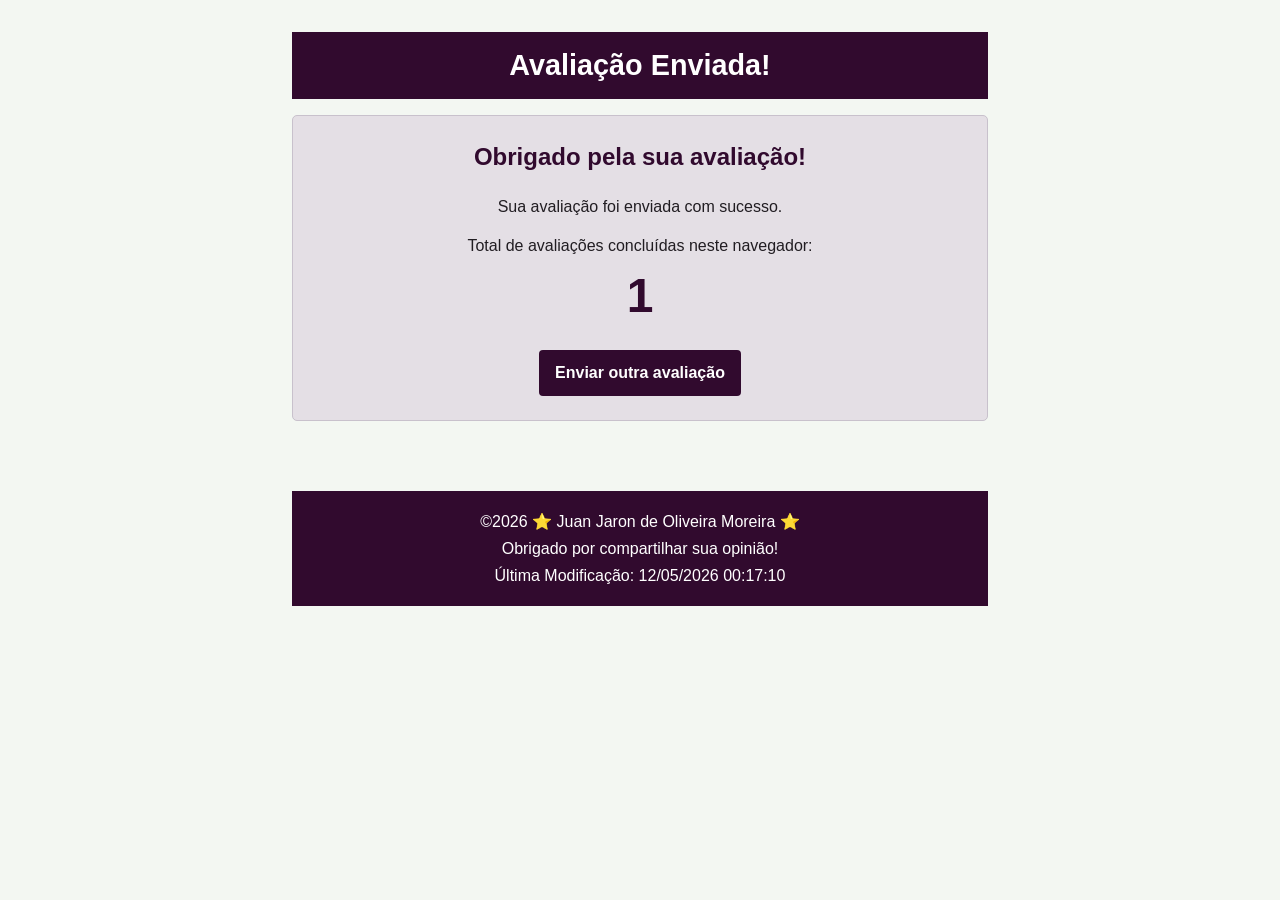
<file: avaliacao.html>
<!DOCTYPE html>
<html lang="pt-BR">
<head>
    <meta charset="UTF-8">
    <meta name="viewport" content="width=device-width, initial-scale=1.0">
    <meta name="description" content="Confirmação do envio da avaliação">
    <title>Avaliação Enviada</title>
    <link rel="stylesheet" href="estilos/formulario.css">
    <script src="scripts/avaliacao.js" defer></script>
</head>

<body>
    <header class="page-header">
        <h1>Avaliação Enviada!</h1>
    </header>

    <main class="confirmation">
        <section class="confirmation-card"
            aria-labelledby="confirmation-title">

            <h2 id="confirmation-title">
                Obrigado pela sua avaliação!
            </h2>

            <p>Sua avaliação foi enviada com sucesso.</p>

            <p class="counter-text">
                Total de avaliações concluídas neste navegador:
            </p>

            <p class="counter" id="review-count" aria-live="polite">
                0
            </p>

            <a class="back-link" href="formulario.html">
                Enviar outra avaliação
            </a>

        </section>
    </main>

    <footer class="site-footer">
        <p>©2026 ⭐ Juan Jaron de Oliveira Moreira ⭐</p>
        <p>Obrigado por compartilhar sua opinião!</p>
        <p>Última Modificação: <span id="last-modified"></span></p>
    </footer>
</body>
</html>
</file>
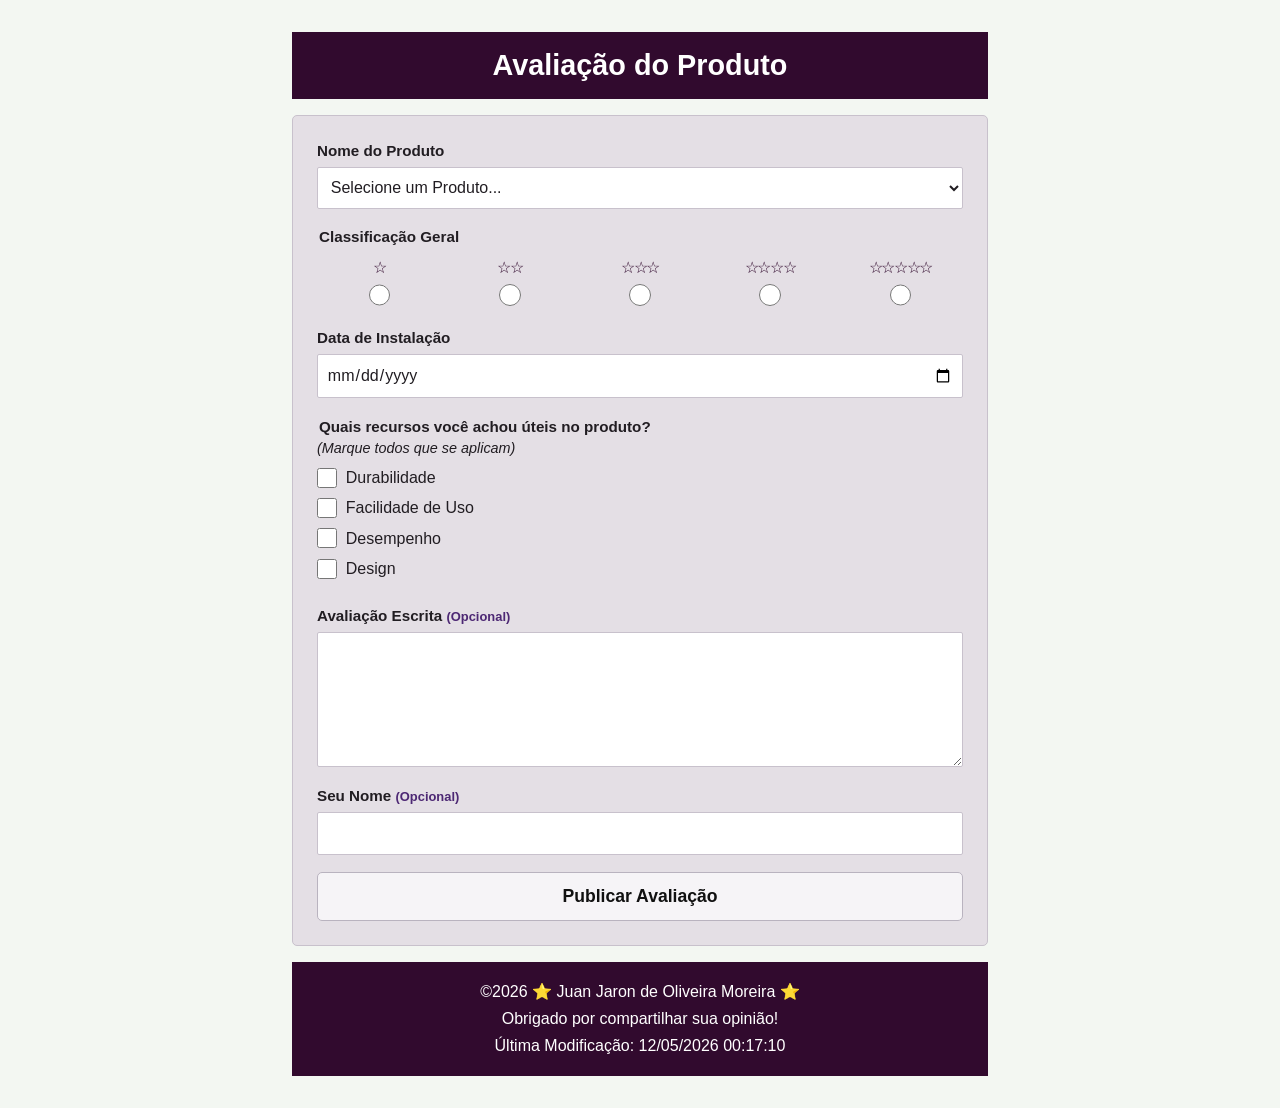
<file: formulario.html>
<!DOCTYPE html>
<html lang="pt-BR">
<head>
    <meta charset="UTF-8">
    <meta name="viewport" content="width=device-width, initial-scale=1.0">
    <meta name="description" content="Preencha o formulário para avaliar um produto, dar sua nota, selecionar recursos úteis e compartilhar sua experiência de uso.">
    <meta name="author" content="Juan Jaron de Oliveira Moreira">
    <title>Avaliação do Produto</title>
    <link rel="stylesheet" href="estilos/formulario.css">
    <script src="scripts/formulario.js" defer></script>
</head>

<body>
    <header class="page-header">
        <h1>Avaliação do Produto</h1>
    </header>

    <main>
        <form action="avaliacao.html" method="get" class="review-form">

            <div class="form-field">
                <label for="produto">Nome do Produto</label>
                <select id="produto" name="produto" required>
                    <option value="" disabled selected>
                        Selecione um Produto...
                    </option>
                </select>
            </div>

            <fieldset class="form-field rating-field">
                <legend>Classificação Geral</legend>

                <div class="rating-options">
                    <div class="rating-option">
                        <input type="radio" id="classificacao-1"
                            name="classificacao" value="1" required>
                        <label for="classificacao-1">☆</label>
                    </div>

                    <div class="rating-option">
                        <input type="radio" id="classificacao-2"
                            name="classificacao" value="2" required>
                        <label for="classificacao-2">☆☆</label>
                    </div>

                    <div class="rating-option">
                        <input type="radio" id="classificacao-3"
                            name="classificacao" value="3" required>
                        <label for="classificacao-3">☆☆☆</label>
                    </div>

                    <div class="rating-option">
                        <input type="radio" id="classificacao-4"
                            name="classificacao" value="4" required>
                        <label for="classificacao-4">☆☆☆☆</label>
                    </div>

                    <div class="rating-option">
                        <input type="radio" id="classificacao-5"
                            name="classificacao" value="5" required>
                        <label for="classificacao-5">☆☆☆☆☆</label>
                    </div>
                </div>
            </fieldset>

            <div class="form-field">
                <label for="data-instalacao">Data de Instalação</label>
                <input type="date" id="data-instalacao"
                    name="data-instalacao" required>
            </div>

            <fieldset class="form-field features-field">
                <legend>
                    Quais recursos você achou úteis no produto?
                </legend>

                <p class="hint">
                    <em>(Marque todos que se aplicam)</em>
                </p>

                <div class="checkbox-option">
                    <input type="checkbox" id="durabilidade"
                        name="recursos" value="Durabilidade">
                    <label for="durabilidade">Durabilidade</label>
                </div>

                <div class="checkbox-option">
                    <input type="checkbox" id="facilidade"
                        name="recursos" value="Facilidade de Uso">
                    <label for="facilidade">Facilidade de Uso</label>
                </div>

                <div class="checkbox-option">
                    <input type="checkbox" id="desempenho"
                        name="recursos" value="Desempenho">
                    <label for="desempenho">Desempenho</label>
                </div>

                <div class="checkbox-option">
                    <input type="checkbox" id="design"
                        name="recursos" value="Design">
                    <label for="design">Design</label>
                </div>
            </fieldset>

            <div class="form-field">
                <label for="avaliacao-escrita">
                    Avaliação Escrita
                    <span class="optional">(Opcional)</span>
                </label>

                <textarea id="avaliacao-escrita"
                    name="avaliacao-escrita" rows="5"></textarea>
            </div>

            <div class="form-field">
                <label for="nome-usuario">
                    Seu Nome
                    <span class="optional">(Opcional)</span>
                </label>

                <input type="text" id="nome-usuario"
                    name="nome-usuario" autocomplete="name">
            </div>

            <input class="submit-button" type="submit"
                value="Publicar Avaliação">

        </form>
    </main>

    <footer class="site-footer">
        <p>©2026 ⭐ Juan Jaron de Oliveira Moreira ⭐</p>
        <p>Obrigado por compartilhar sua opinião!</p>
        <p>Última Modificação: <span id="last-modified"></span></p>
    </footer>
</body>
</html>
</file>
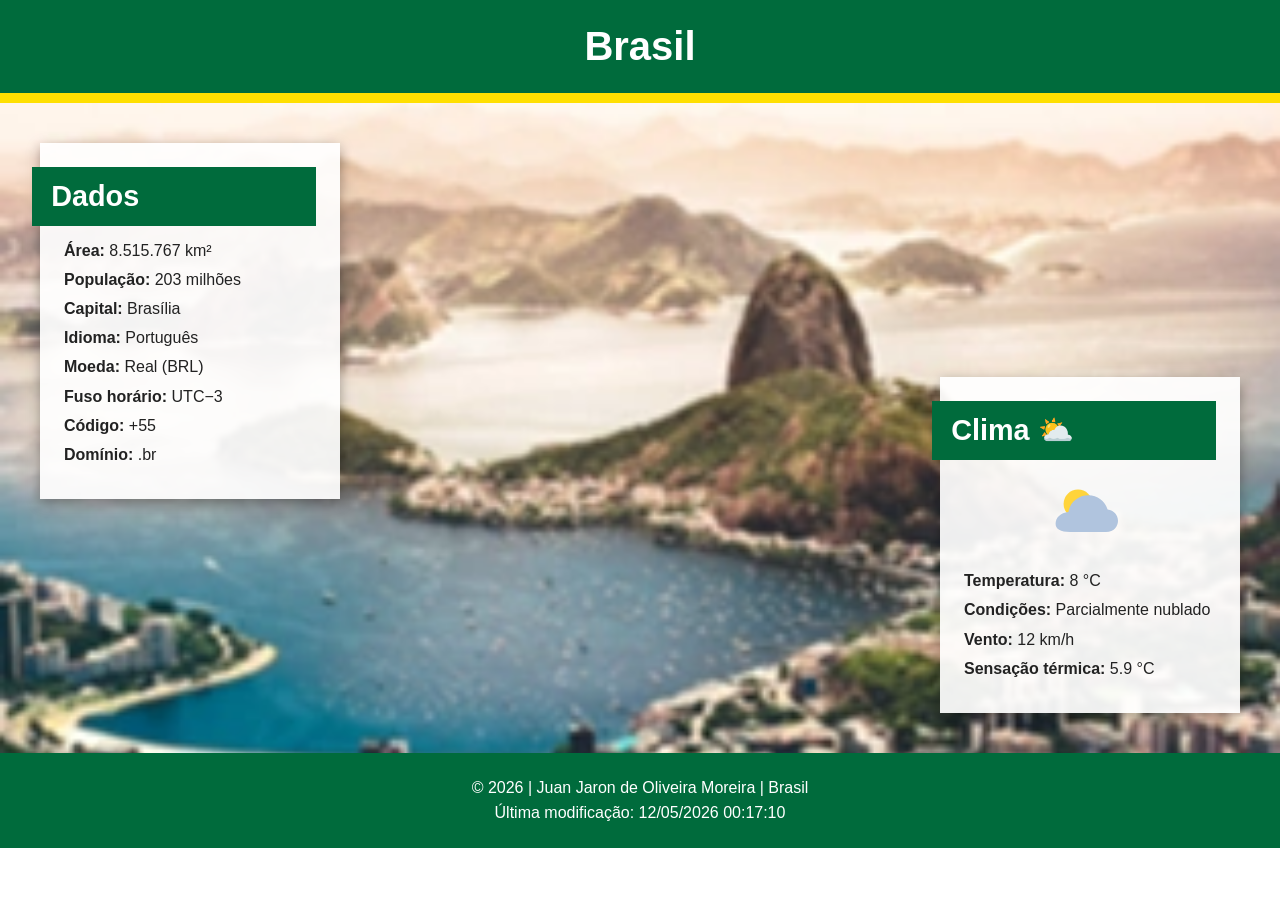
<file: local.html>
<!DOCTYPE html>
<html lang="pt-BR">
<head>
    <meta charset="UTF-8">
    <meta name="viewport" content="width=device-width, initial-scale=1.0">
    <meta name="description" content="Informações sobre o Brasil, incluindo dados gerais e clima.">
    <meta name="author" content="Juan Jaron de Oliveira Moreira">

    <title>Brasil | Juan Jaron de Oliveira Moreira</title>

    <link rel="stylesheet" href="estilos/local.css">
    <script src="scripts/local.js" defer></script>
</head>

<body>

    <header>
        <h1>Brasil</h1>
    </header>

    <main>

        <div class="hero">
            <picture>
                <source
                    srcset="imagens/brasil-grande.webp"
                    media="(min-width: 700px)"
                >
                <img
                    src="imagens/brasil-pequeno.webp"
                    alt="Paisagem brasileira"
                    width="600"
                    height="400"
                >
            </picture>

            <section class="dados">
                <h2>Dados</h2>

                <div class="info">
                    <p><strong>Área:</strong> 8.515.767 km²</p>
                    <p><strong>População:</strong> 203 milhões</p>
                    <p><strong>Capital:</strong> Brasília</p>
                    <p><strong>Idioma:</strong> Português</p>
                    <p><strong>Moeda:</strong> Real (BRL)</p>
                    <p><strong>Fuso horário:</strong> UTC−3</p>
                    <p><strong>Código:</strong> +55</p>
                    <p><strong>Domínio:</strong> .br</p>
                </div>
            </section>

            <section class="clima">
                <h2>Clima</h2>

                <img
                    class="icone-clima"
                    src="imagens/clima.svg"
                    alt="Parcialmente nublado"
                    width="80"
                    height="80"
                >

                <div class="info">
                    <p>
                        <strong>Temperatura:</strong>
                        <span id="temperatura">8</span> °C
                    </p>

                    <p>
                        <strong>Condições:</strong>
                        Parcialmente nublado
                    </p>

                    <p>
                        <strong>Vento:</strong>
                        <span id="vento">12</span> km/h
                    </p>

                    <p>
                        <strong>Sensação térmica:</strong>
                        <span id="sensacao"></span>
                    </p>
                </div>
            </section>
        </div>

    </main>

    <footer>
        <p>
            &copy; <span id="anoAtual"></span>
            | Juan Jaron de Oliveira Moreira
            | Brasil
        </p>

        <p id="ultimaModificacao"></p>
    </footer>

</body>
</html>
</file>
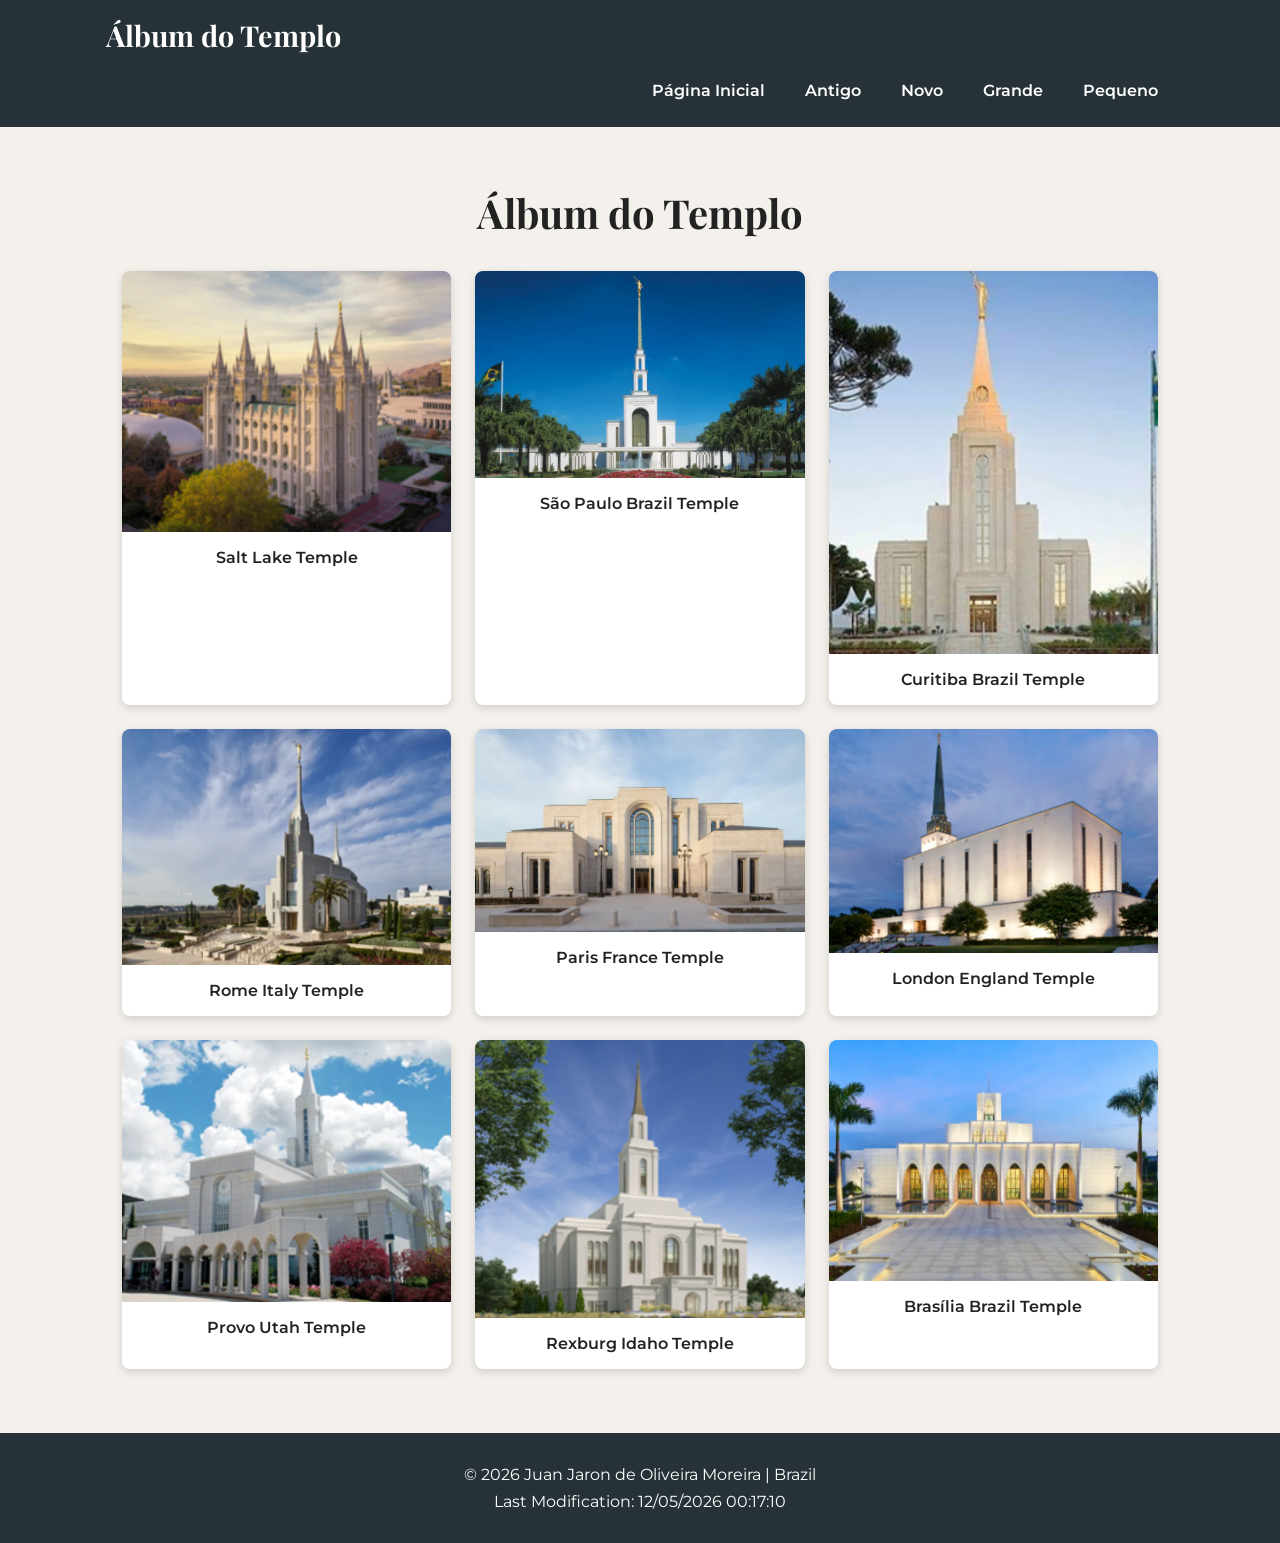
<file: templos.html>
<!DOCTYPE html>
<html lang="pt-BR">
<head>
    <meta charset="UTF-8">
    <meta name="viewport" content="width=device-width, initial-scale=1.0">
    <meta name="description" content="Álbum de imagens de templos de diferentes lugares do mundo.">
    <meta name="author" content="Juan Jaron de Oliveira Moreira">

    <title>Álbum do Templo</title>

    <link rel="preconnect" href="https://fonts.googleapis.com">
    <link rel="preconnect" href="https://fonts.gstatic.com" crossorigin>
    <link href="https://fonts.googleapis.com/css2?family=Montserrat:wght@400;600;700&family=Playfair+Display:wght@600;700&display=swap" rel="stylesheet">

    <link rel="stylesheet" href="estilos/templos.css">
    <link rel="stylesheet" href="estilos/templos-grandes.css">

    <script src="scripts/templos.js" defer></script>
</head>

<body>

    <header>
        <div class="header-container">

            <div class="header-title">
                <span>Álbum do Templo</span>
            </div>

            <button id="menu-button" aria-label="Open navigation menu">
                ☰
            </button>

            <nav id="navigation">
                <a href="index.html">Página Inicial</a>
                <a href="#">Antigo</a>
                <a href="#">Novo</a>
                <a href="#">Grande</a>
                <a href="#">Pequeno</a>
            </nav>

        </div>
    </header>

    <main>

        <h1>Álbum do Templo</h1>

        <div class="temple-grid">

            <figure>
                <img src="imagens/templo1.png" alt="Salt Lake Temple" loading="lazy">
                <figcaption>Salt Lake Temple</figcaption>
            </figure>

            <figure>
                <img src="imagens/templo2.png" alt="São Paulo Brazil Temple" loading="lazy">
                <figcaption>São Paulo Brazil Temple</figcaption>
            </figure>

            <figure>
                <img src="imagens/templo3.png" alt="Curitiba Brazil Temple" loading="lazy">
                <figcaption>Curitiba Brazil Temple</figcaption>
            </figure>

            <figure>
                <img src="imagens/templo4.png" alt="Rome Italy Temple" loading="lazy">
                <figcaption>Rome Italy Temple</figcaption>
            </figure>

            <figure>
                <img src="imagens/templo5.png" alt="Paris France Temple" loading="lazy">
                <figcaption>Paris France Temple</figcaption>
            </figure>

            <figure>
                <img src="imagens/templo6.png" alt="London England Temple" loading="lazy">
                <figcaption>London England Temple</figcaption>
            </figure>

            <figure>
                <img src="imagens/templo7.png" alt="Provo Utah Temple" loading="lazy">
                <figcaption>Provo Utah Temple</figcaption>
            </figure>

            <figure>
                <img src="imagens/templo8.png" alt="Rexburg Idaho Temple" loading="lazy">
                <figcaption>Rexburg Idaho Temple</figcaption>
            </figure>

            <figure>
                <img src="imagens/templo9.png" alt="Brasília Brazil Temple" loading="lazy">
                <figcaption>Brasília Brazil Temple</figcaption>
            </figure>

        </div>

    </main>

    <footer>
        <p>
            &copy; <span id="currentyear"></span>
            Juan Jaron de Oliveira Moreira | Brazil
        </p>

        <p id="lastModified"></p>
    </footer>

</body>
</html>
</file>
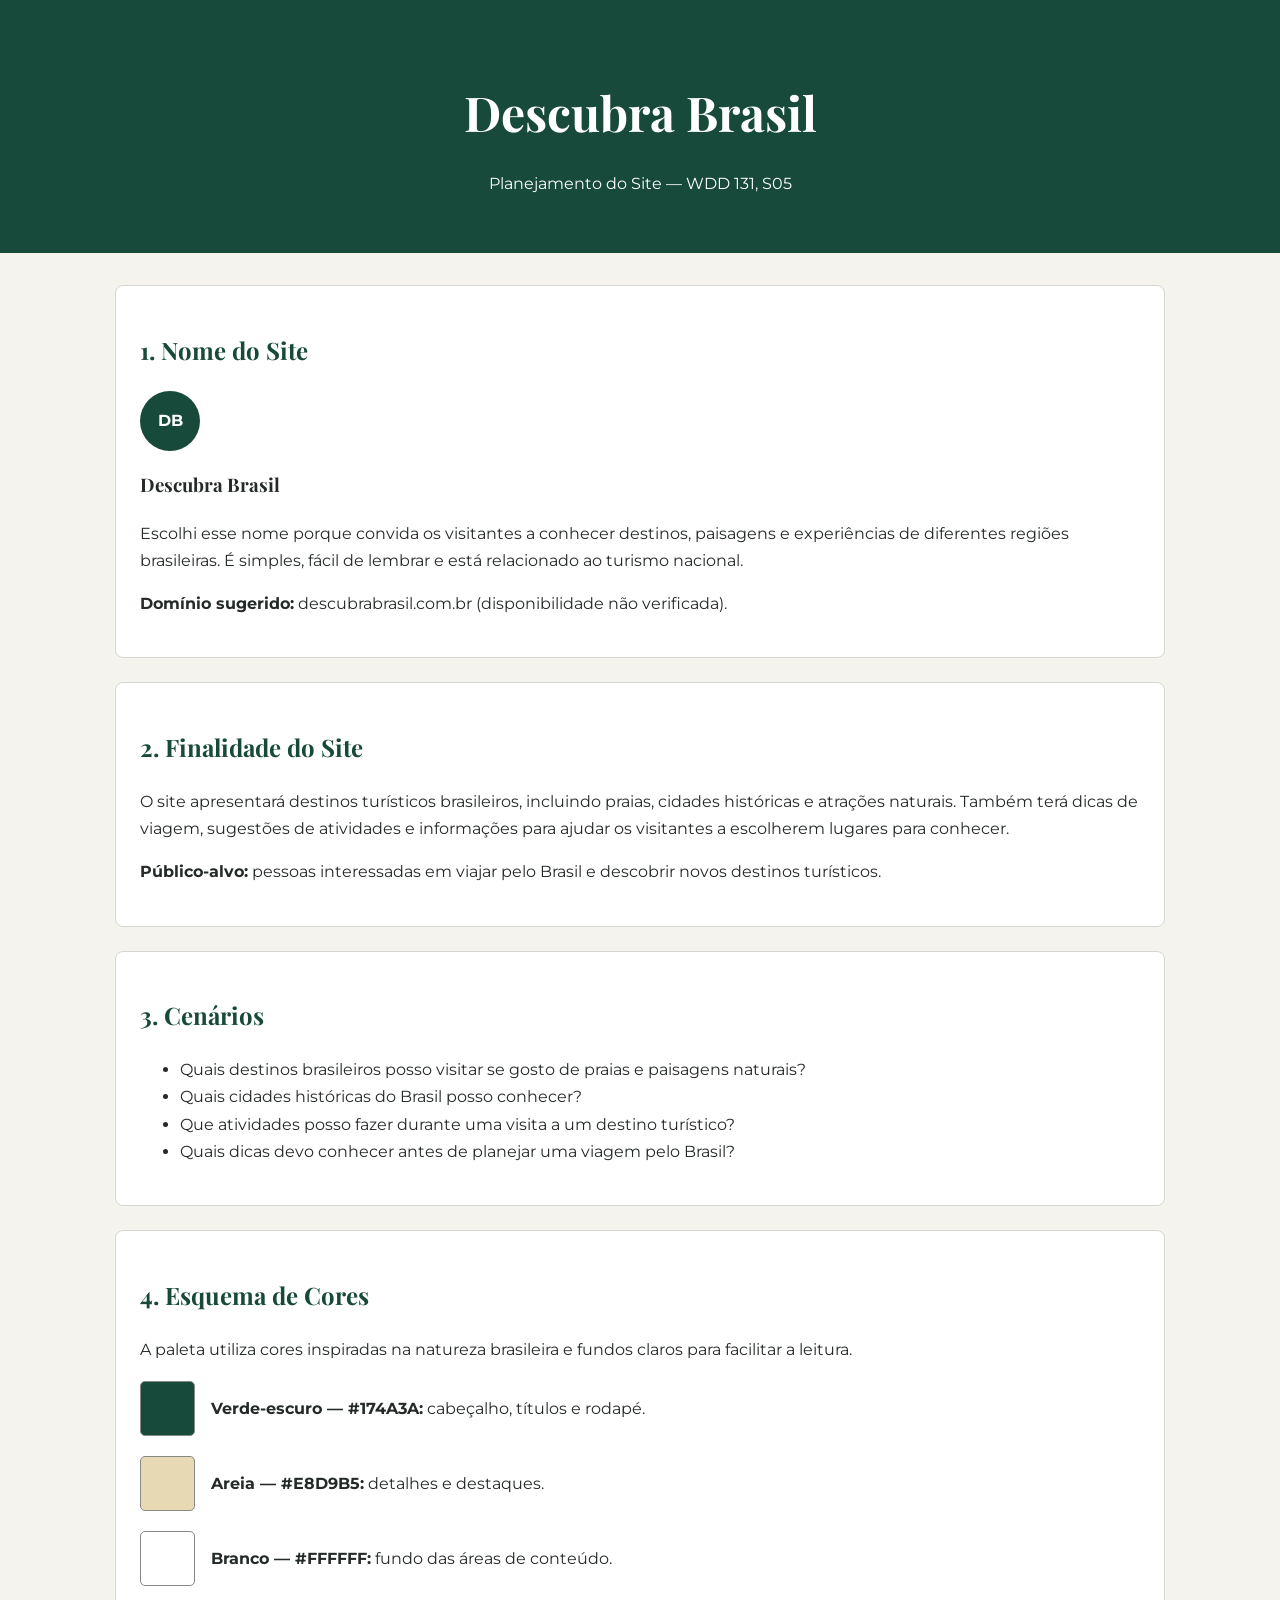
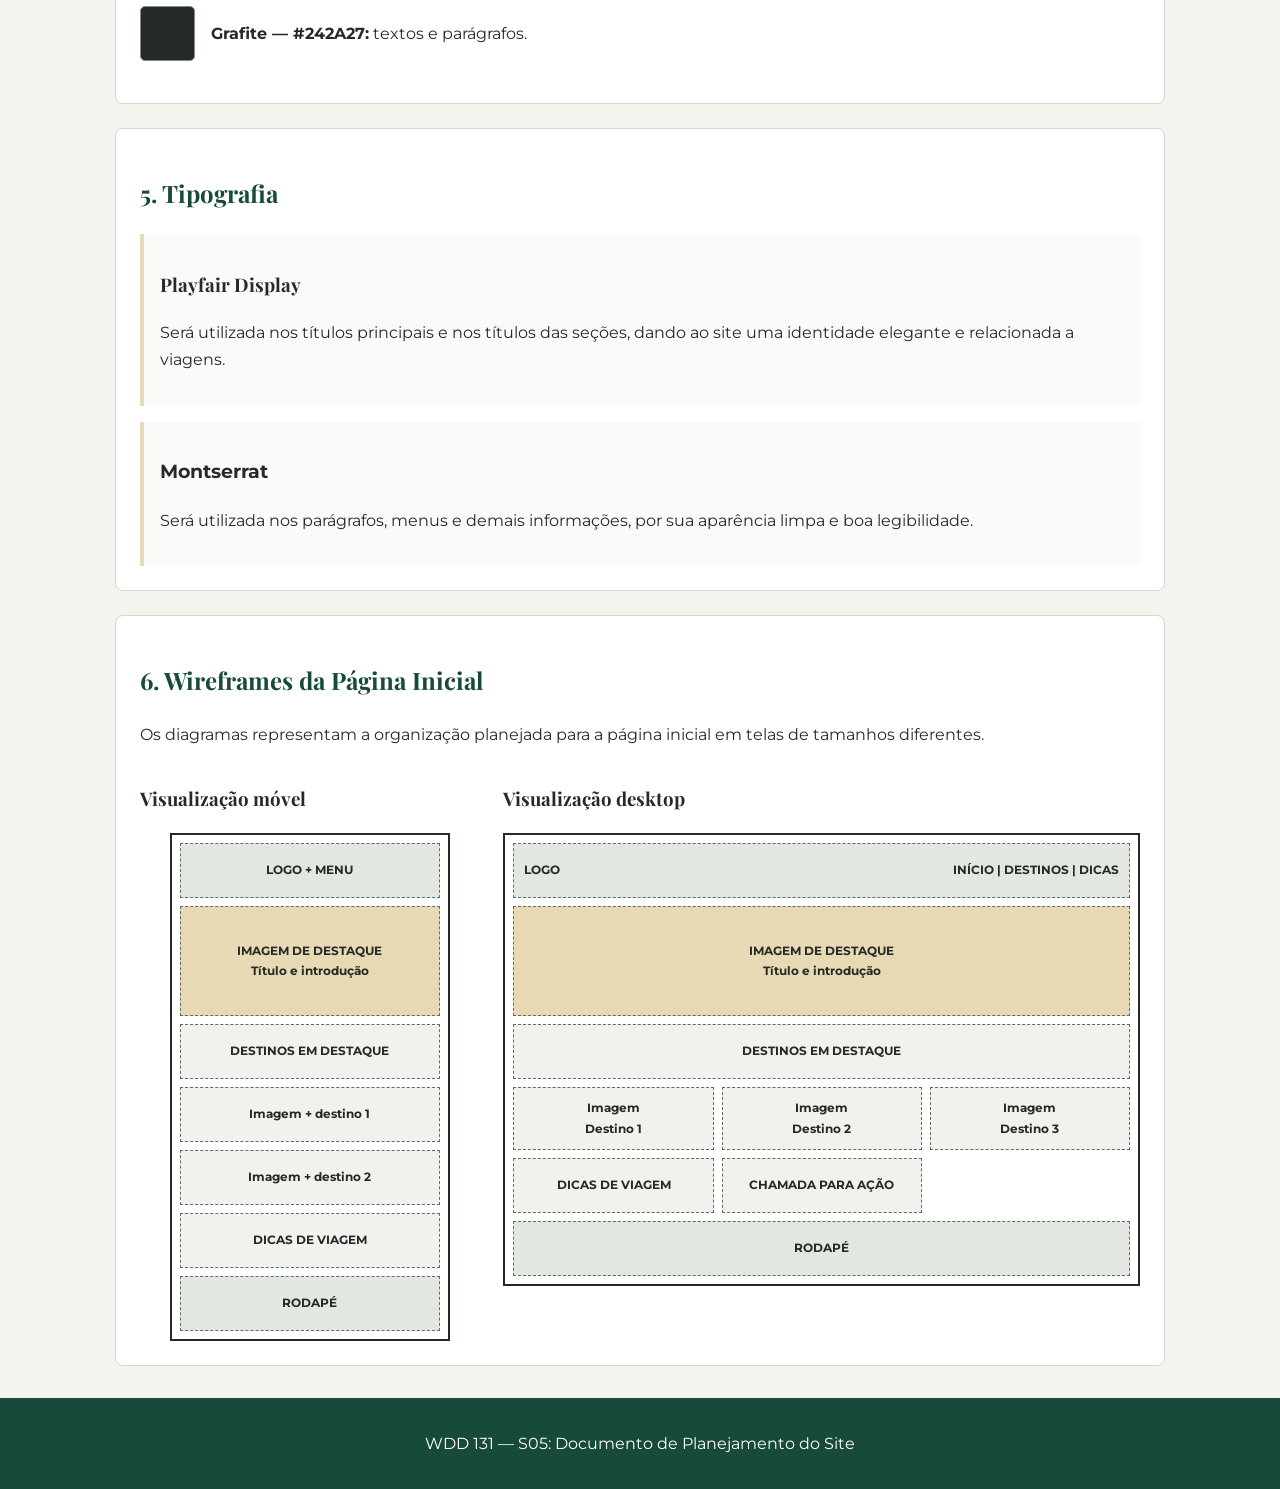
<file: projeto/planejamentodosite.html>
<!DOCTYPE html>
<html lang="pt-BR">
<head>
  <meta charset="UTF-8">
  <meta name="viewport" content="width=device-width, initial-scale=1.0">
  <meta name="description" content="Planejamento do site Descubra Brasil, sobre turismo brasileiro.">
  <title>Planejamento do Site | Descubra Brasil</title>
  <link rel="stylesheet" href="planejamento.css">
  <link rel="preconnect" href="https://fonts.googleapis.com">
  <link rel="preconnect" href="https://fonts.gstatic.com" crossorigin>
  <link href="https://fonts.googleapis.com/css2?family=Montserrat:wght@400;600;700&family=Playfair+Display:wght@600;700&display=swap" rel="stylesheet">
</head>
<body>
  <header>
    <h1>Descubra Brasil</h1>
    <p>Planejamento do Site — WDD 131, S05</p>
  </header>

  <main>
    <section>
      <h2>1. Nome do Site</h2>
      <div class="logo">DB</div>
      <h3>Descubra Brasil</h3>
      <p>Escolhi esse nome porque convida os visitantes a conhecer destinos, paisagens e experiências de diferentes regiões brasileiras. É simples, fácil de lembrar e está relacionado ao turismo nacional.</p>
      <p><strong>Domínio sugerido:</strong> descubrabrasil.com.br (disponibilidade não verificada).</p>
    </section>

    <section>
      <h2>2. Finalidade do Site</h2>
      <p>O site apresentará destinos turísticos brasileiros, incluindo praias, cidades históricas e atrações naturais. Também terá dicas de viagem, sugestões de atividades e informações para ajudar os visitantes a escolherem lugares para conhecer.</p>
      <p><strong>Público-alvo:</strong> pessoas interessadas em viajar pelo Brasil e descobrir novos destinos turísticos.</p>
    </section>

    <section>
      <h2>3. Cenários</h2>
      <ul>
        <li>Quais destinos brasileiros posso visitar se gosto de praias e paisagens naturais?</li>
        <li>Quais cidades históricas do Brasil posso conhecer?</li>
        <li>Que atividades posso fazer durante uma visita a um destino turístico?</li>
        <li>Quais dicas devo conhecer antes de planejar uma viagem pelo Brasil?</li>
      </ul>
    </section>

    <section>
      <h2>4. Esquema de Cores</h2>
      <p>A paleta utiliza cores inspiradas na natureza brasileira e fundos claros para facilitar a leitura.</p>

      <div class="color">
        <span class="swatch verde"></span>
        <p><strong>Verde-escuro — #174A3A:</strong> cabeçalho, títulos e rodapé.</p>
      </div>

      <div class="color">
        <span class="swatch areia"></span>
        <p><strong>Areia — #E8D9B5:</strong> detalhes e destaques.</p>
      </div>

      <div class="color">
        <span class="swatch branco"></span>
        <p><strong>Branco — #FFFFFF:</strong> fundo das áreas de conteúdo.</p>
      </div>

      <div class="color">
        <span class="swatch grafite"></span>
        <p><strong>Grafite — #242A27:</strong> textos e parágrafos.</p>
      </div>
    </section>

    <section>
      <h2>5. Tipografia</h2>
      <div class="font-example">
        <h3 class="playfair">Playfair Display</h3>
        <p>Será utilizada nos títulos principais e nos títulos das seções, dando ao site uma identidade elegante e relacionada a viagens.</p>
      </div>

      <div class="font-example">
        <h3 class="montserrat">Montserrat</h3>
        <p>Será utilizada nos parágrafos, menus e demais informações, por sua aparência limpa e boa legibilidade.</p>
      </div>
    </section>

    <section>
      <h2>6. Wireframes da Página Inicial</h2>
      <p>Os diagramas representam a organização planejada para a página inicial em telas de tamanhos diferentes.</p>

      <div class="wireframes">
        <article>
          <h3>Visualização móvel</h3>
          <div class="wireframe mobile">
            <div class="wf-header">LOGO + MENU</div>
            <div class="wf-hero">IMAGEM DE DESTAQUE<br>Título e introdução</div>
            <div class="wf-block">DESTINOS EM DESTAQUE</div>
            <div class="wf-card">Imagem + destino 1</div>
            <div class="wf-card">Imagem + destino 2</div>
            <div class="wf-block">DICAS DE VIAGEM</div>
            <div class="wf-footer">RODAPÉ</div>
          </div>
        </article>

        <article>
          <h3>Visualização desktop</h3>
          <div class="wireframe desktop">
            <div class="wf-header">LOGO <span>INÍCIO | DESTINOS | DICAS</span></div>
            <div class="wf-hero">IMAGEM DE DESTAQUE<br>Título e introdução</div>
            <div class="wf-block">DESTINOS EM DESTAQUE</div>
            <div class="wf-row">
              <div class="wf-card">Imagem<br>Destino 1</div>
              <div class="wf-card">Imagem<br>Destino 2</div>
              <div class="wf-card">Imagem<br>Destino 3</div>
            </div>
            <div class="wf-row">
              <div class="wf-block">DICAS DE VIAGEM</div>
              <div class="wf-block">CHAMADA PARA AÇÃO</div>
            </div>
            <div class="wf-footer">RODAPÉ</div>
          </div>
        </article>
      </div>
    </section>
  </main>

  <footer>
    <p>WDD 131 — S05: Documento de Planejamento do Site</p>
  </footer>
</body>
</html>
</file>
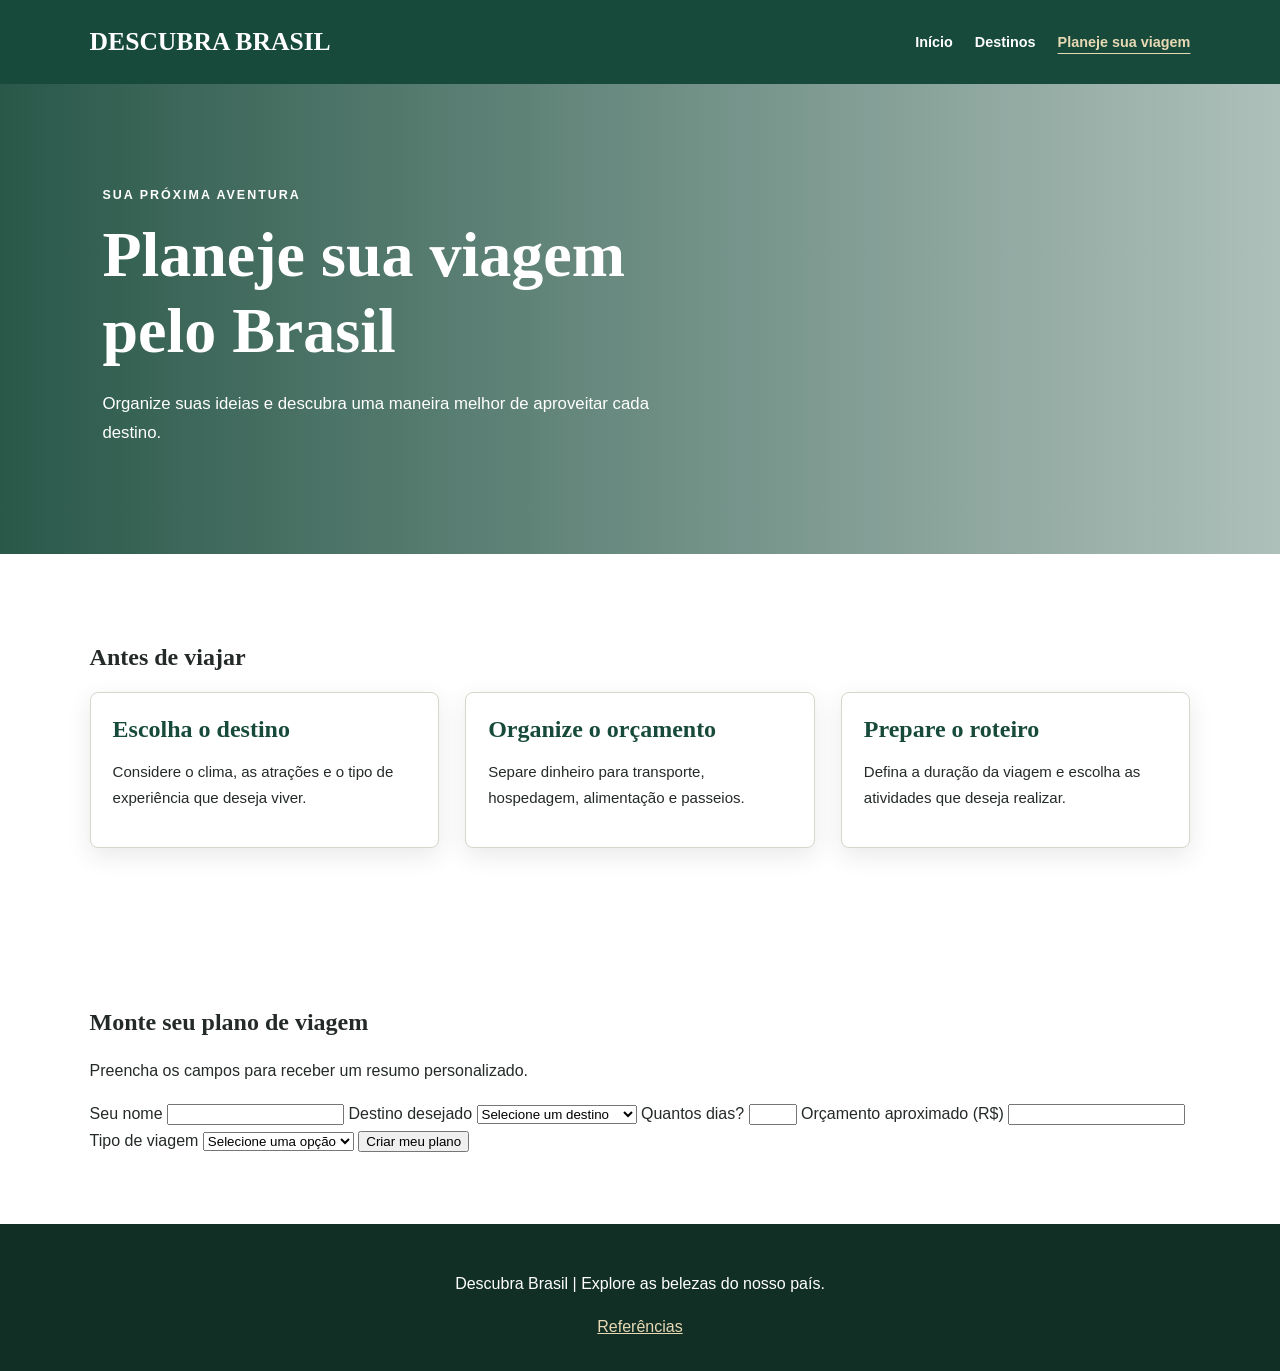
<file: projeto/planeje.html>
<!DOCTYPE html>
<html lang="pt-BR">
<head>
  <meta charset="UTF-8">
  <meta name="viewport" content="width=device-width, initial-scale=1.0">
  <meta name="description" content="Planeje sua próxima viagem pelo Brasil com dicas de destinos, orçamento, duração e atividades turísticas.">
  <meta name="author" content="Juan Jaron de Oliveira Moreira">
  <title>Planeje sua viagem | Descubra Brasil</title>
  <link rel="stylesheet" href="index.css">
  <script src="planeje.js" defer></script>
</head>
<body>
  <header class="site-header">
    <a class="logo" href="index.html">DESCUBRA BRASIL</a>

    <nav aria-label="Navegação principal">
      <a href="index.html">Início</a>
      <a href="destinos.html">Destinos</a>
      <a href="planeje.html" aria-current="page">Planeje sua viagem</a>
    </nav>
  </header>

  <main>
    <section class="hero">
      <div class="hero-content">
        <p class="eyebrow">SUA PRÓXIMA AVENTURA</p>
        <h1>Planeje sua viagem pelo Brasil</h1>
        <p>Organize suas ideias e descubra uma maneira melhor de aproveitar cada destino.</p>
      </div>
    </section>

    <section class="section">
      <h2>Antes de viajar</h2>
      <div class="destination-grid">
        <article class="destination-card">
          <div class="destination-card-content">
            <h3>Escolha o destino</h3>
            <p>Considere o clima, as atrações e o tipo de experiência que deseja viver.</p>
          </div>
        </article>

        <article class="destination-card">
          <div class="destination-card-content">
            <h3>Organize o orçamento</h3>
            <p>Separe dinheiro para transporte, hospedagem, alimentação e passeios.</p>
          </div>
        </article>

        <article class="destination-card">
          <div class="destination-card-content">
            <h3>Prepare o roteiro</h3>
            <p>Defina a duração da viagem e escolha as atividades que deseja realizar.</p>
          </div>
        </article>
      </div>
    </section>

    <section class="section">
      <h2>Monte seu plano de viagem</h2>
      <p>Preencha os campos para receber um resumo personalizado.</p>

      <form id="travel-form">
        <label for="traveler-name">Seu nome</label>
        <input type="text" id="traveler-name" name="name" required>

        <label for="destination">Destino desejado</label>
        <select id="destination" name="destination" required>
          <option value="">Selecione um destino</option>
          <option value="Foz do Iguaçu">Foz do Iguaçu</option>
          <option value="Rio de Janeiro">Rio de Janeiro</option>
          <option value="Ouro Preto">Ouro Preto</option>
          <option value="Outro destino brasileiro">Outro destino brasileiro</option>
        </select>

        <label for="days">Quantos dias?</label>
        <input type="number" id="days" name="days" min="1" max="60" required>

        <label for="budget">Orçamento aproximado (R$)</label>
        <input type="number" id="budget" name="budget" min="0" step="0.01" required>

        <label for="travel-style">Tipo de viagem</label>
        <select id="travel-style" name="style" required>
          <option value="">Selecione uma opção</option>
          <option value="Natureza e aventura">Natureza e aventura</option>
          <option value="Praias e descanso">Praias e descanso</option>
          <option value="História e cultura">História e cultura</option>
          <option value="Um pouco de tudo">Um pouco de tudo</option>
        </select>

        <button type="submit">Criar meu plano</button>
      </form>

      <div id="travel-result" aria-live="polite"></div>
    </section>
  </main>

  <footer class="site-footer">
    <p>Descubra Brasil | Explore as belezas do nosso país.</p>
    <a href="referencias.html">Referências</a>
  </footer>
</body>
</html>
</file>
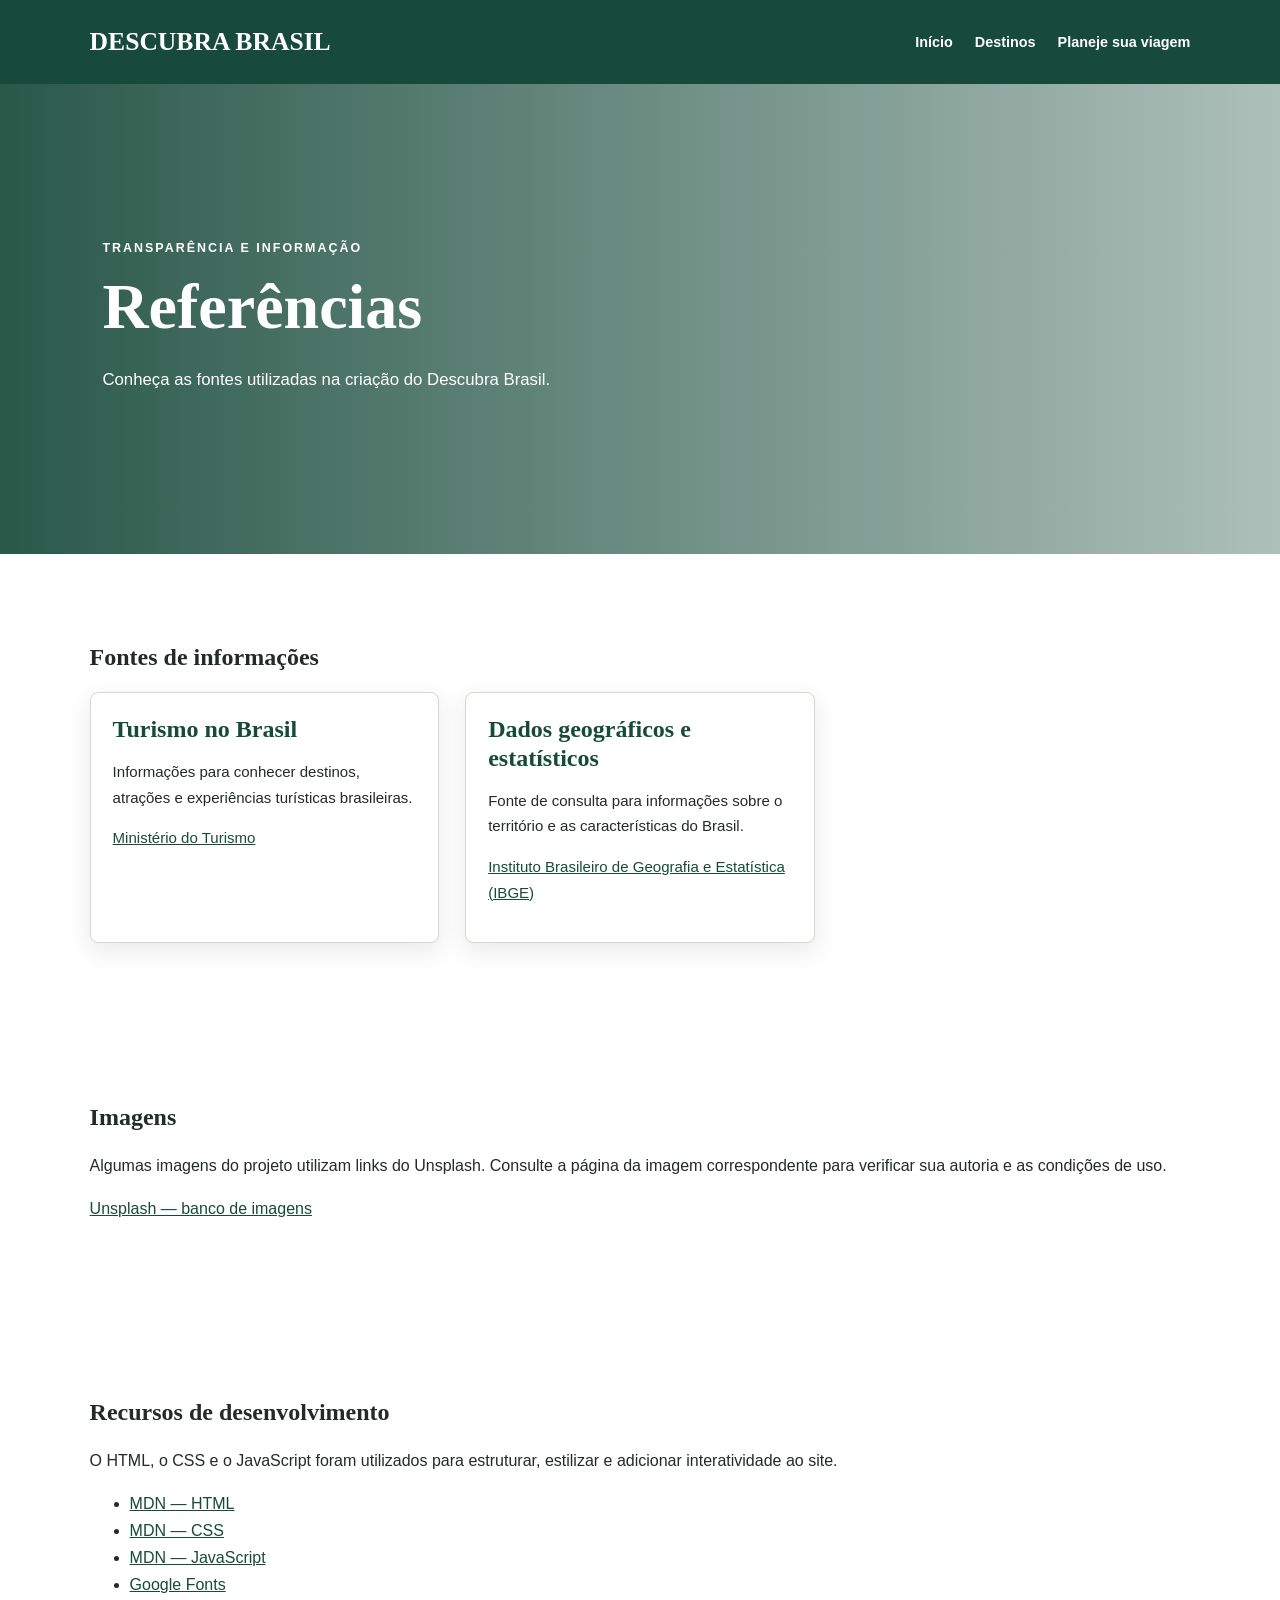
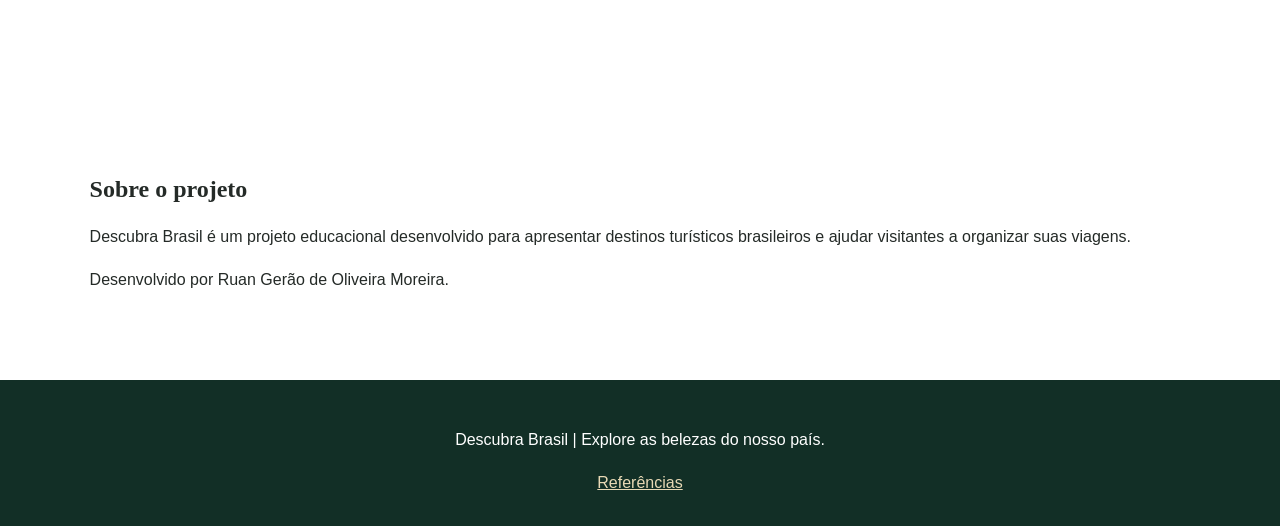
<file: projeto/referencias.html>
<!DOCTYPE html>
<html lang="pt-BR">
<head>
  <meta charset="UTF-8">
  <meta name="viewport" content="width=device-width, initial-scale=1.0">
  <meta name="description" content="Consulte as fontes utilizadas no projeto Descubra Brasil, incluindo imagens, informações turísticas e recursos de desenvolvimento web.">
  <meta name="author" content="Juan Jaron de Oliveira Moreira">
  <title>Referências | Descubra Brasil</title>
  <link rel="stylesheet" href="index.css">
</head>

<body>
  <header class="site-header">
    <a class="logo" href="index.html">DESCUBRA BRASIL</a>

    <nav aria-label="Navegação principal">
      <a href="index.html">Início</a>
      <a href="destinos.html">Destinos</a>
      <a href="planeje.html">Planeje sua viagem</a>
    </nav>
  </header>

  <main>
    <section class="hero">
      <div class="hero-content">
        <p class="eyebrow">TRANSPARÊNCIA E INFORMAÇÃO</p>
        <h1>Referências</h1>
        <p>
          Conheça as fontes utilizadas na criação do Descubra Brasil.
        </p>
      </div>
    </section>

    <section class="section">
      <h2>Fontes de informações</h2>

      <div class="destination-grid">
        <article class="destination-card">
          <div class="destination-card-content">
            <h3>Turismo no Brasil</h3>
            <p>
              Informações para conhecer destinos, atrações e experiências
              turísticas brasileiras.
            </p>
            <p>
              <a href="https://www.gov.br/turismo/pt-br"
                 target="_blank"
                 rel="noopener noreferrer">
                Ministério do Turismo
              </a>
            </p>
          </div>
        </article>

        <article class="destination-card">
          <div class="destination-card-content">
            <h3>Dados geográficos e estatísticos</h3>
            <p>
              Fonte de consulta para informações sobre o território
              e as características do Brasil.
            </p>
            <p>
              <a href="https://www.ibge.gov.br/"
                 target="_blank"
                 rel="noopener noreferrer">
                Instituto Brasileiro de Geografia e Estatística (IBGE)
              </a>
            </p>
          </div>
        </article>
      </div>
    </section>

    <section class="section">
      <h2>Imagens</h2>
      <p>
        Algumas imagens do projeto utilizam links do Unsplash.
        Consulte a página da imagem correspondente para verificar
        sua autoria e as condições de uso.
      </p>
      <p>
        <a href="https://unsplash.com/"
           target="_blank"
           rel="noopener noreferrer">
          Unsplash — banco de imagens
        </a>
      </p>
    </section>

    <section class="section">
      <h2>Recursos de desenvolvimento</h2>
      <p>
        O HTML, o CSS e o JavaScript foram utilizados para estruturar,
        estilizar e adicionar interatividade ao site.
      </p>
      <ul>
        <li>
          <a href="https://developer.mozilla.org/pt-BR/docs/Web/HTML"
             target="_blank"
             rel="noopener noreferrer">
            MDN — HTML
          </a>
        </li>
        <li>
          <a href="https://developer.mozilla.org/pt-BR/docs/Web/CSS"
             target="_blank"
             rel="noopener noreferrer">
            MDN — CSS
          </a>
        </li>
        <li>
          <a href="https://developer.mozilla.org/pt-BR/docs/Web/JavaScript"
             target="_blank"
             rel="noopener noreferrer">
            MDN — JavaScript
          </a>
        </li>
        <li>
          <a href="https://fonts.google.com/"
             target="_blank"
             rel="noopener noreferrer">
            Google Fonts
          </a>
        </li>
      </ul>
    </section>

    <section class="section">
      <h2>Sobre o projeto</h2>
      <p>
        Descubra Brasil é um projeto educacional desenvolvido para
        apresentar destinos turísticos brasileiros e ajudar visitantes
        a organizar suas viagens.
      </p>
      <p>
        Desenvolvido por Ruan Gerão de Oliveira Moreira.
      </p>
    </section>
  </main>

  <footer class="site-footer">
    <p>Descubra Brasil | Explore as belezas do nosso país.</p>
    <a href="referencias.html" aria-current="page">Referências</a>
  </footer>
</body>
</html>
</file>
<file: estilos/formulario.css>
:root {
    --plum: #310a2e;
    --plum-dark: #250622;
    --panel: #e4dfe5;
    --page: #f3f7f2;
    --text: #211d22;
    --accent: #4d2874;
    --border: #c8c1cc;
    --white: #ffffff;
}

* {
    box-sizing: border-box;
}

body {
    margin: 0 auto;
    padding: 1rem;
    max-width: 760px;
    color: var(--text);
    background: var(--page);
    font-family: Arial, Helvetica, sans-serif;
    line-height: 1.45;
}

.page-header {
    margin-bottom: 1rem;
    padding: 0.8rem 1rem;
    color: var(--white);
    background: var(--plum);
    text-align: center;
}

h1 {
    margin: 0;
    font-size: clamp(1.35rem, 4vw, 1.8rem);
}

.review-form,
.confirmation-card {
    padding: 1rem;
    background: var(--panel);
    border: 1px solid var(--border);
    border-radius: 5px;
}

.form-field {
    min-width: 0;
    margin: 0 0 1.1rem;
    padding: 0;
    border: 0;
}

.form-field > label,
.form-field legend {
    display: block;
    margin-bottom: 0.3rem;
    font-weight: 700;
    font-size: 0.95rem;
}

select,
input[type="date"],
input[type="text"],
textarea {
    display: block;
    width: 100%;
    min-height: 2.6rem;
    padding: 0.55rem;
    border: 1px solid var(--border);
    border-radius: 2px;
    background: var(--white);
    color: var(--text);
    font: inherit;
}

textarea {
    min-height: 7rem;
    resize: vertical;
}

.rating-options {
    display: flex;
    justify-content: space-between;
    gap: 0.3rem;
    padding: 0.2rem 0;
}

.rating-option {
    display: flex;
    flex-direction: column;
    align-items: center;
    flex: 1;
    gap: 0.3rem;
}

.rating-option input {
    order: 2;
    width: 1.35rem;
    height: 1.35rem;
    margin: 0;
    accent-color: var(--accent);
    cursor: pointer;
}

.rating-option label {
    order: 1;
    min-height: 1.2rem;
    color: var(--plum);
    font-size: clamp(0.75rem, 2.4vw, 1rem);
    letter-spacing: -0.08em;
    cursor: pointer;
}

.rating-option input:focus-visible,
.checkbox-option input:focus-visible,
select:focus-visible,
input:focus-visible,
textarea:focus-visible,
a:focus-visible,
.submit-button:focus-visible {
    outline: 3px solid #7653a6;
    outline-offset: 2px;
}

.features-field legend {
    margin-bottom: 0;
}

.hint {
    margin: 0 0 0.35rem;
    font-size: 0.9rem;
}

.checkbox-option {
    display: flex;
    align-items: center;
    gap: 0.55rem;
    margin: 0.45rem 0;
}

.checkbox-option input {
    width: 1.25rem;
    height: 1.25rem;
    margin: 0;
    accent-color: var(--accent);
}

.checkbox-option label {
    cursor: pointer;
}

.optional {
    color: var(--accent);
    font-size: 0.85em;
}

.submit-button {
    display: block;
    width: 100%;
    min-height: 3rem;
    padding: 0.65rem 1rem;
    border: 1px solid #b9b3bf;
    border-radius: 5px;
    background: #f6f4f7;
    color: #111;
    font: inherit;
    font-weight: 700;
    font-size: 1.1rem;
    cursor: pointer;
}

.submit-button:hover {
    background: var(--white);
    border-color: var(--accent);
}

.site-footer {
    margin-top: 1rem;
    padding: 0.9rem 0.75rem;
    background: var(--plum);
    color: var(--white);
    text-align: center;
    overflow-wrap: anywhere;
}

.site-footer p {
    margin: 0.25rem 0;
}

.confirmation {
    min-height: 40vh;
}

.confirmation-card {
    padding: 1.5rem 1rem;
    text-align: center;
}

.confirmation-card h2 {
    margin-top: 0;
    color: var(--plum);
}

.counter-text {
    margin-bottom: 0.25rem;
}

.counter {
    margin: 0.25rem 0 1.2rem;
    color: var(--plum);
    font-size: 3rem;
    font-weight: 700;
}

.back-link {
    display: inline-block;
    padding: 0.7rem 1rem;
    border-radius: 4px;
    background: var(--plum);
    color: var(--white);
    font-weight: 700;
    text-decoration: none;
}

.back-link:hover {
    background: var(--plum-dark);
}

@media (min-width: 600px) {
    body {
        padding: 2rem;
    }

    .review-form,
    .confirmation-card {
        padding: 1.5rem;
    }
}
</file>
<file: estilos/local.css>
:root {
    --verde: #006b3c;
    --amarelo: #ffdf00;
    --azul: #002776;
    --branco: #ffffff;
    --preto: #222222;
    --cinza-claro: #f5f5f5;
}

/* RESET */

* {
    box-sizing: border-box;
    margin: 0;
    padding: 0;
}

body {
    font-family: Arial, Helvetica, sans-serif;
    color: var(--preto);
    background-color: var(--branco);
}

/* HEADER */

header {
    background-color: var(--verde);
    color: var(--branco);
    text-align: center;
    padding: 1.5rem;
    border-bottom: 10px solid var(--amarelo);
}

h1 {
    font-size: 2.5rem;
}

/* HERO */

.hero {
    position: relative;
}

.hero picture,
.hero img {
    display: block;
    width: 100%;
}

.hero > picture > img {
    height: auto;
    object-fit: cover;
}

/* SEÇÕES */

section {
    padding: 1.5rem;
    text-align: center;
    background-color: var(--branco);
}

section h2 {
    margin-bottom: 1rem;
    color: var(--verde);
    font-size: 1.8rem;
}

.info p {
    margin: 0.7rem 0;
}

/* ÍCONE DO CLIMA */

.icone-clima {
    display: block;
    margin: 0 auto 1rem;
}

/* FOOTER */

footer {
    background-color: var(--verde);
    color: var(--branco);
    text-align: center;
    padding: 1.25rem;
}

footer p {
    margin: 0.4rem;
}

/* DESKTOP */

@media screen and (min-width: 700px) {

    .hero > picture > img {
        min-height: 650px;
        height: 70vh;
        object-fit: cover;
    }

    .dados,
    .clima {
        position: absolute;
        background-color: rgba(255, 255, 255, 0.92);
        box-shadow: 0 4px 12px rgba(0, 0, 0, 0.35);
        text-align: left;
        padding: 1.5rem;
    }

    .dados {
        top: 40px;
        left: 40px;
        min-width: 300px;
    }

    .clima {
        bottom: 40px;
        right: 40px;
        min-width: 300px;
    }

    section h2 {
        background-color: var(--verde);
        color: var(--branco);
        padding: 0.8rem 1.2rem;
        margin-left: -2rem;
        text-align: left;
    }

    /* Remove o SVG no desktop */

    .icone-clima {
        display: none;
    }

    /* Pseudoelemento obrigatório da tarefa */

    .clima h2::after {
        content: " ⛅";
        font-size: 1.8rem;
    }
}
</file>
<file: estilos/templos.css>
* {
    box-sizing: border-box;
}

body {
    margin: 0;
    font-family: "Montserrat", sans-serif;
    background-color: #f4f1ec;
    color: #222;
}

header {
    background-color: #263238;
    color: white;
}

.header-container {
    max-width: 1100px;
    margin: 0 auto;
    padding: 1rem;
}

.header-title {
    font-family: "Playfair Display", serif;
    font-size: 1.8rem;
    font-weight: 700;
}

#menu-button {
    display: block;
    margin-left: auto;
    margin-top: 0.8rem;
    border: none;
    background: transparent;
    color: white;
    font-size: 2rem;
    cursor: pointer;
}

nav {
    display: none;
    flex-direction: column;
    gap: 0.5rem;
    margin-top: 1rem;
}

nav.open {
    display: flex;
}

nav a {
    color: white;
    text-decoration: none;
    text-align: center;
    padding: 0.8rem;
    font-weight: 600;
    border-radius: 5px;
}

nav a:hover {
    background-color: #546e7a;
}

main {
    max-width: 1100px;
    margin: 0 auto;
    padding: 1.5rem;
}

h1 {
    font-family: "Playfair Display", serif;
    text-align: center;
    font-size: 2rem;
    margin-bottom: 2rem;
}

.temple-grid {
    display: grid;
    grid-template-columns: 1fr;
    gap: 1.5rem;
}

figure {
    margin: 0;
    background-color: white;
    border-radius: 8px;
    overflow: hidden;
    box-shadow: 0 3px 8px rgba(0, 0, 0, 0.15);
}

figure img {
    display: block;
    width: 100%;
    height: auto;
}

figcaption {
    padding: 1rem;
    text-align: center;
    font-weight: 600;
}

footer {
    margin-top: 2rem;
    padding: 1.5rem;
    background-color: #263238;
    color: white;
    text-align: center;
}

footer p {
    margin: 0.5rem;
}
</file>
<file: estilos/templos-grandes.css>
@media screen and (min-width: 700px) {

    #menu-button {
        display: none;
    }

    nav {
        display: flex;
        flex-direction: row;
        justify-content: flex-end;
        align-items: center;
        margin-top: 1rem;
    }

    nav a {
        padding: 0.7rem 1rem;
    }

    .temple-grid {
        grid-template-columns: repeat(2, 1fr);
    }

    h1 {
        font-size: 2.5rem;
    }
}

@media screen and (min-width: 1000px) {

    .temple-grid {
        grid-template-columns: repeat(3, 1fr);
    }

    main {
        padding: 2rem;
    }
}
</file>
<file: projeto/planejamento.css>
:root {
  --verde: #174A3A;
  --areia: #E8D9B5;
  --branco: #FFFFFF;
  --grafite: #242A27;
  --fundo: #F5F3ED;
}

* {
  box-sizing: border-box;
}

body {
  margin: 0;
  background: var(--fundo);
  color: var(--grafite);
  font-family: "Montserrat", Arial, sans-serif;
  line-height: 1.7;
}

header {
  background: var(--verde);
  color: var(--branco);
  text-align: center;
  padding: 2.5rem 1rem;
}

h1, h2, h3 {
  font-family: "Playfair Display", Georgia, serif;
}

h1 {
  font-size: clamp(2rem, 5vw, 3rem);
  margin-bottom: 0.5rem;
}

main {
  width: min(1050px, 92%);
  margin: 2rem auto;
}

section {
  background: var(--branco);
  padding: 1.5rem;
  margin-bottom: 1.5rem;
  border: 1px solid #D5D8D2;
  border-radius: 8px;
}

h2 {
  color: var(--verde);
}

.logo {
  display: grid;
  place-items: center;
  width: 60px;
  height: 60px;
  border-radius: 50%;
  background: var(--verde);
  color: var(--branco);
  font-weight: 700;
}

.color {
  display: flex;
  align-items: center;
  gap: 1rem;
  margin: 1rem 0;
}

.swatch {
  flex: 0 0 55px;
  height: 55px;
  border: 1px solid #888;
  border-radius: 5px;
}

.verde { background: #174A3A; }
.areia { background: #E8D9B5; }
.branco { background: #FFFFFF; }
.grafite { background: #242A27; }

.font-example {
  padding: 1rem;
  margin-top: 1rem;
  border-left: 4px solid var(--areia);
  background: #FAFAF8;
}

.playfair {
  font-family: "Playfair Display", Georgia, serif;
}

.montserrat {
  font-family: "Montserrat", Arial, sans-serif;
}

.wireframes {
  display: grid;
  grid-template-columns: 1fr;
  gap: 1.5rem;
}

.wireframe {
  display: grid;
  gap: 8px;
  padding: 8px;
  border: 2px solid var(--grafite);
  background: var(--branco);
  text-align: center;
  font-size: 0.75rem;
  font-weight: 700;
}

.mobile {
  max-width: 280px;
  margin: auto;
}

.wf-header, .wf-block, .wf-card, .wf-hero, .wf-footer {
  display: grid;
  place-items: center;
  min-height: 55px;
  padding: 10px;
  border: 1px dashed #626B65;
  background: #F1F1ED;
}

.wf-header, .wf-footer {
  background: #E3E7E2;
}

.wf-hero {
  min-height: 110px;
  background: var(--areia);
}

.desktop .wf-header {
  display: flex;
  justify-content: space-between;
  gap: 10px;
}

.wf-row {
  display: grid;
  grid-template-columns: 1fr;
  gap: 8px;
}

footer {
  background: var(--verde);
  color: var(--branco);
  text-align: center;
  padding: 1rem;
}

@media (min-width: 760px) {
  .wireframes {
    grid-template-columns: 0.8fr 1.5fr;
    align-items: start;
  }

  .wf-row {
    grid-template-columns: repeat(3, 1fr);
  }

  .wf-row:last-of-type {
    grid-template-columns: 1fr 1fr;
  }
}
</file>
<file: projeto/index.css>
:root {
  --forest: #174A3A;
  --sand: #E8D9B5;
  --white: #FFFFFF;
  --graphite: #242A27;
  --soft-background: #F7F5EF;
  --border: #D8D5CA;
  --shadow: 0 8px 24px rgb(36 42 39 / 10%);
}

* {
  box-sizing: border-box;
}

html {
  scroll-behavior: smooth;
}

body {
  margin: 0;
  background: var(--white);
  color: var(--graphite);
  font-family: "Montserrat", sans-serif;
  line-height: 1.7;
}

img {
  display: block;
  max-width: 100%;
}

a {
  color: var(--forest);
}

a:focus-visible,
button:focus-visible {
  outline: 3px solid #B07B24;
  outline-offset: 4px;
}

.site-header {
  display: flex;
  align-items: center;
  justify-content: space-between;
  gap: 24px;
  padding: 20px 7%;
  background: var(--forest);
  color: var(--white);
}

.logo {
  color: var(--white);
  font-family: "Playfair Display", serif;
  font-size: 1.6rem;
  font-weight: 700;
  text-decoration: none;
}

.site-header nav {
  display: flex;
  flex-wrap: wrap;
  gap: 22px;
}

.site-header nav a {
  color: var(--white);
  font-size: 0.9rem;
  font-weight: 600;
  text-decoration: none;
}

.site-header nav a:hover,
.site-header nav a[aria-current="page"] {
  color: var(--sand);
  text-decoration: underline;
  text-underline-offset: 6px;
}

.hero {
  display: flex;
  align-items: center;
  min-height: 470px;
  padding: 70px 8%;
  background:
    linear-gradient(90deg, rgb(23 74 58 / 92%), rgb(23 74 58 / 35%)),
    url("https://images.unsplash.com/photo-1483729558449-99ef09a8c325?auto=format&fit=crop&w=1800&q=80")
    center / cover no-repeat;
  color: var(--white);
}

.hero-content {
  max-width: 680px;
}

.eyebrow {
  margin-bottom: 10px;
  color: var(--white);
  font-size: 0.78rem;
  font-weight: 700;
  letter-spacing: 2px;
}

h1,
h2,
h3 {
  font-family: "Playfair Display", serif;
  line-height: 1.2;
}

.hero h1 {
  max-width: 650px;
  margin: 0 0 20px;
  font-size: clamp(2.4rem, 5vw, 4.2rem);
  color: #FFFFFF;
}

.hero-content > p:not(.eyebrow) {
  max-width: 570px;
  font-size: 1.05rem;
}

.button {
  display: inline-block;
  margin-top: 18px;
  padding: 13px 22px;
  border: 2px solid var(--forest);
  border-radius: 4px;
  background: var(--forest);
  color: var(--white);
  font: inherit;
  font-weight: 700;
  text-align: center;
  text-decoration: none;
  cursor: pointer;
  transition: background-color 180ms ease, color 180ms ease;
}

.hero .button {
  border-color: var(--sand);
  background: var(--sand);
  color: var(--graphite);
}

.button:hover {
  background: var(--white);
  color: var(--forest);
}

.section {
  padding: 70px 7%;
}

.section-heading {
  max-width: 720px;
  margin: 0 auto 35px;
  text-align: center;
}

.section-heading .eyebrow {
  color: var(--forest);
}

.section-heading h2,
.planning-callout h2 {
  margin: 0 0 16px;
  font-size: clamp(2rem, 4vw, 3rem);
}

#favorites-summary {
  margin-bottom: 22px;
  font-size: 0.9rem;
}

.destination-grid {
  display: grid;
  grid-template-columns: repeat(3, minmax(0, 1fr));
  gap: 26px;
}

.destination-card {
  overflow: hidden;
  border: 1px solid var(--border);
  border-radius: 8px;
  background: var(--white);
  box-shadow: var(--shadow);
}

.destination-card img {
  width: 100%;
  height: 220px;
  object-fit: cover;
}

.destination-card-content {
  padding: 22px;
}

.destination-card h3 {
  margin: 0 0 10px;
  color: var(--forest);
  font-size: 1.5rem;
}

.destination-card p {
  font-size: 0.94rem;
}

.destination-region {
  color: #000000;
  font-size: 0.8rem;
  font-weight: 700;
  text-transform: uppercase;
  letter-spacing: 1px;
}

.favorite-button {
  width: 100%;
  margin-top: 10px;
  padding: 11px;
  border: 1px solid var(--forest);
  border-radius: 4px;
  background: var(--white);
  color: var(--forest);
  font: inherit;
  font-weight: 700;
  cursor: pointer;
}

.favorite-button:hover,
.favorite-button[aria-pressed="true"] {
  background: var(--forest);
  color: var(--white);
}

.planning-callout {
  display: flex;
  align-items: center;
  justify-content: space-between;
  gap: 30px;
  padding: 55px 8%;
  background: var(--forest);
  color: var(--white);
}

.planning-callout > div {
  max-width: 680px;
}

.planning-callout .eyebrow {
  color: #FFFFFF;
}

.planning-callout h2 {
  margin-bottom: 12px;
  color: #FFFFFF;
}

.button-light {
  flex-shrink: 0;
  border-color: var(--sand);
  background: var(--sand);
  color: var(--graphite);
}

.site-footer {
  padding: 30px 7%;
  background: #122F26;
  color: var(--white);
  text-align: center;
}

.site-footer a {
  color: var(--sand);
}

.copyright {
  margin-bottom: 0;
  font-size: 0.8rem;
}

@media (max-width: 800px) {
  .site-header {
    flex-direction: column;
    text-align: center;
  }

  .site-header nav {
    justify-content: center;
  }

  .destination-grid {
    grid-template-columns: repeat(2, minmax(0, 1fr));
  }

  .planning-callout {
    align-items: flex-start;
    flex-direction: column;
  }
}

@media (max-width: 540px) {
  .site-header {
    padding: 18px 5%;
  }

  .site-header nav {
    gap: 12px 18px;
  }

  .site-header nav a {
    font-size: 0.82rem;
  }

  .hero {
    min-height: 420px;
    padding: 50px 6%;
  }

  .hero h1 {
    font-size: 2.5rem;
  }

  .section {
    padding: 48px 6%;
  }

  .destination-grid {
    grid-template-columns: 1fr;
  }

  .destination-card img {
    height: 230px;
  }

  .planning-callout {
    padding: 42px 6%;
  }

  .button {
    max-width: 100%;
  }
}

@media (prefers-reduced-motion: reduce) {
  html {
    scroll-behavior: auto;
  }

  *,
  *::before,
  *::after {
    transition-duration: 0.01ms !important;
  }
}
</file>
